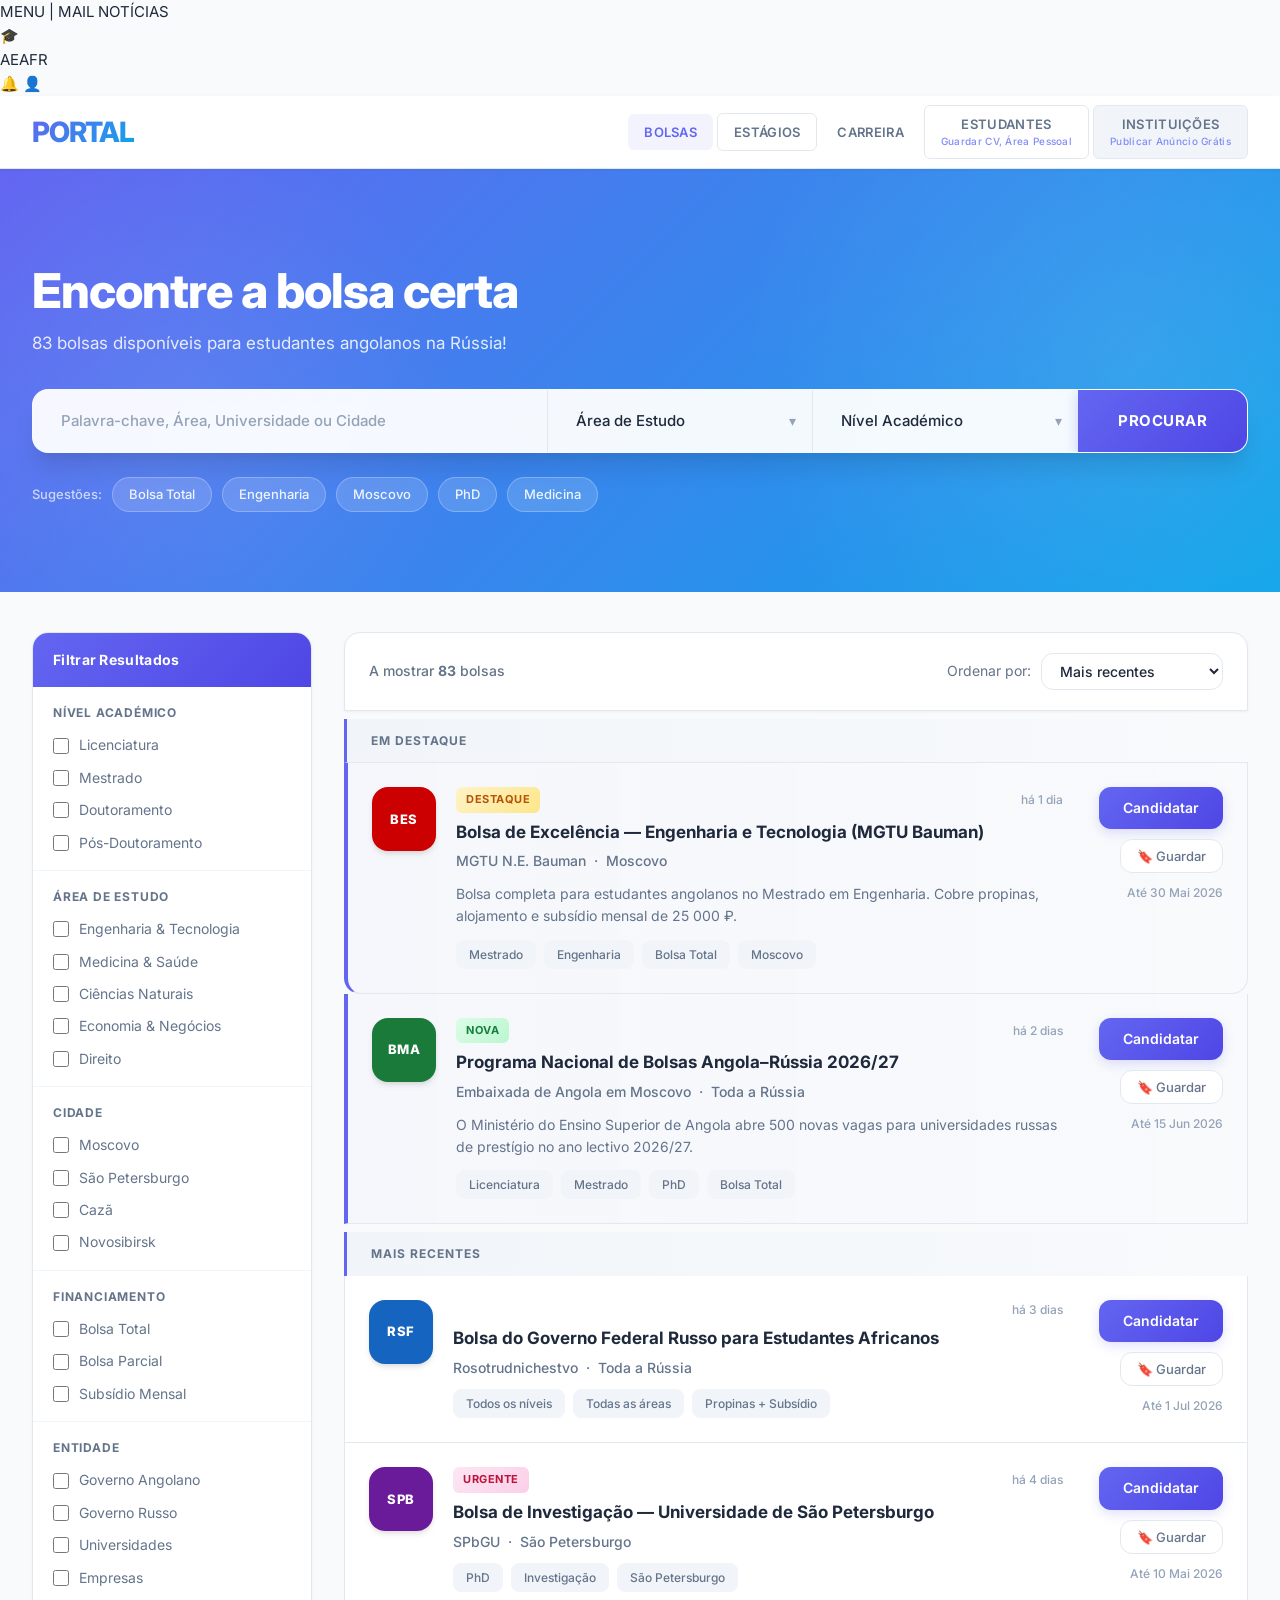
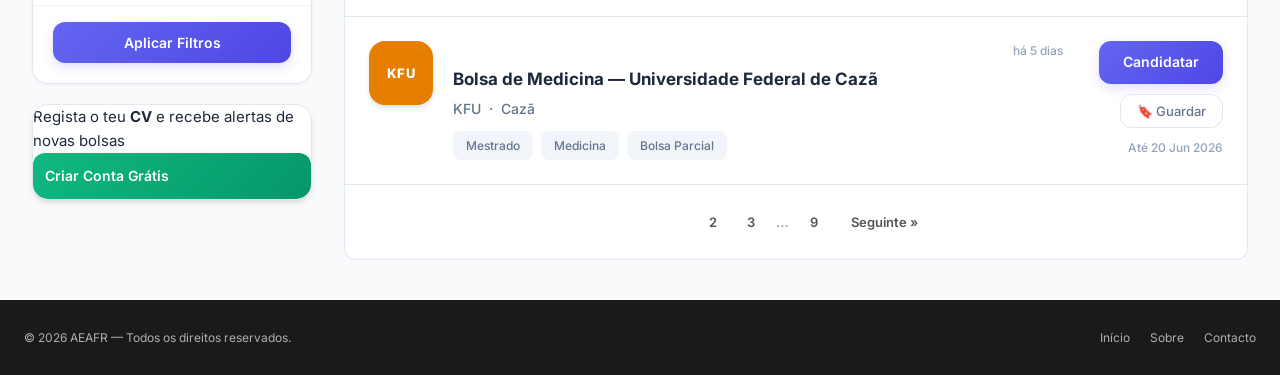
<file: bolsas.html>
<!DOCTYPE html>
<html lang="pt">
<head>
  <meta charset="UTF-8" />
  <meta name="viewport" content="width=device-width, initial-scale=1.0" />
  <title>Bolsas de Estudo — AEAFR</title>
  <link rel="stylesheet" href="css/style.css" />
  <link href="https://fonts.googleapis.com/css2?family=Inter:wght@400;500;600;700;800&display=swap" rel="stylesheet" />
</head>
<body>

  <!-- TOPBAR -->
  <div class="topbar">
    <div class="topbar-left">
      <span class="topbar-menu">MENU</span>
      <span class="topbar-sep">|</span>
      <a href="#">MAIL</a>
      <a href="#">NOTÍCIAS</a>
    </div>
    <div class="topbar-center">
      <a href="index.html" class="topbar-logo">
        <div class="topbar-logo-icon">🎓</div>
        <span class="topbar-logo-text">AEAFR</span>
      </a>
    </div>
    <div class="topbar-right">
      <a href="#">🔔</a>
      <a href="login.html">👤</a>
    </div>
  </div>

  <!-- HEADER -->
  <header class="header">
    <div class="header-inner">
      <a href="index.html" class="brand">PORTAL</a>
      <nav class="main-nav">
        <a href="index.html" class="nav-item active">BOLSAS</a>
        <a href="estagios.html" class="nav-item bordered">ESTÁGIOS</a>
        <a href="#" class="nav-item">CARREIRA</a>
        <a href="login.html" class="nav-item nav-cta">ESTUDANTES<small>Guardar CV, Área Pessoal</small></a>
        <a href="#" class="nav-item nav-cta nav-cta-alt">INSTITUIÇÕES<small>Publicar Anúncio Grátis</small></a>
      </nav>
      <button class="hamburger" id="hamburger"><span></span><span></span><span></span></button>
    </div>
    <nav class="mobile-nav" id="mobileNav">
      <a href="index.html">Bolsas</a>
      <a href="estagios.html">Estágios</a>
      <a href="login.html">Estudantes</a>
    </nav>
  </header>

  <!-- HERO -->
  <section class="hero">
    <div class="hero-inner">
      <h1 class="hero-title">Encontre a bolsa certa</h1>
      <p class="hero-sub">83 bolsas disponíveis para estudantes angolanos na Rússia!</p>
      <div class="search-bar">
        <div class="search-field search-keyword">
          <input type="text" id="searchKeyword" placeholder="Palavra-chave, Área, Universidade ou Cidade" />
        </div>
        <div class="search-field search-select">
          <select id="searchArea">
            <option value="">Área de Estudo</option>
            <option>Engenharia &amp; Tecnologia</option>
            <option>Medicina &amp; Saúde</option>
            <option>Ciências Naturais</option>
            <option>Economia &amp; Negócios</option>
            <option>Ciências Sociais &amp; Direito</option>
          </select>
          <span class="select-arrow">▾</span>
        </div>
        <div class="search-field search-select">
          <select id="searchType">
            <option value="">Nível Académico</option>
            <option>Licenciatura</option>
            <option>Mestrado</option>
            <option>Doutoramento</option>
            <option>Pós-Doutoramento</option>
          </select>
          <span class="select-arrow">▾</span>
        </div>
        <button class="btn-search" onclick="doSearch()">PROCURAR</button>
      </div>
      <div class="hero-tags">
        <span class="tag-label">Sugestões:</span>
        <a href="#" class="hero-tag">Bolsa Total</a>
        <a href="#" class="hero-tag">Engenharia</a>
        <a href="#" class="hero-tag">Moscovo</a>
        <a href="#" class="hero-tag">PhD</a>
        <a href="#" class="hero-tag">Medicina</a>
      </div>
    </div>
  </section>

  <!-- MAIN -->
  <main class="main-content">
    <div class="content-wrap">

      <!-- SIDEBAR -->
      <aside class="sidebar">
        <div class="sidebar-block">
          <h3 class="sidebar-title">Filtrar Resultados</h3>
          <div class="filter-group">
            <h4 class="filter-heading">Nível Académico</h4>
            <label class="fcheck"><input type="checkbox" /> Licenciatura</label>
            <label class="fcheck"><input type="checkbox" /> Mestrado</label>
            <label class="fcheck"><input type="checkbox" /> Doutoramento</label>
            <label class="fcheck"><input type="checkbox" /> Pós-Doutoramento</label>
          </div>
          <div class="filter-group">
            <h4 class="filter-heading">Área de Estudo</h4>
            <label class="fcheck"><input type="checkbox" /> Engenharia &amp; Tecnologia</label>
            <label class="fcheck"><input type="checkbox" /> Medicina &amp; Saúde</label>
            <label class="fcheck"><input type="checkbox" /> Ciências Naturais</label>
            <label class="fcheck"><input type="checkbox" /> Economia &amp; Negócios</label>
            <label class="fcheck"><input type="checkbox" /> Direito</label>
          </div>
          <div class="filter-group">
            <h4 class="filter-heading">Cidade</h4>
            <label class="fcheck"><input type="checkbox" /> Moscovo</label>
            <label class="fcheck"><input type="checkbox" /> São Petersburgo</label>
            <label class="fcheck"><input type="checkbox" /> Cazã</label>
            <label class="fcheck"><input type="checkbox" /> Novosibirsk</label>
          </div>
          <div class="filter-group">
            <h4 class="filter-heading">Financiamento</h4>
            <label class="fcheck"><input type="checkbox" /> Bolsa Total</label>
            <label class="fcheck"><input type="checkbox" /> Bolsa Parcial</label>
            <label class="fcheck"><input type="checkbox" /> Subsídio Mensal</label>
          </div>
          <div class="filter-group">
            <h4 class="filter-heading">Entidade</h4>
            <label class="fcheck"><input type="checkbox" /> Governo Angolano</label>
            <label class="fcheck"><input type="checkbox" /> Governo Russo</label>
            <label class="fcheck"><input type="checkbox" /> Universidades</label>
            <label class="fcheck"><input type="checkbox" /> Empresas</label>
          </div>
          <button class="btn-filter">Aplicar Filtros</button>
        </div>
        <div class="sidebar-banner">
          <p>Regista o teu <strong>CV</strong> e recebe alertas de novas bolsas</p>
          <a href="register.html" class="btn-banner">Criar Conta Grátis</a>
        </div>
      </aside>

      <!-- LISTAGEM -->
      <section class="listings">
        <div class="listings-header">
          <div class="listings-info">
            <span class="listings-count">A mostrar <strong>83</strong> bolsas</span>
          </div>
          <div class="listings-sort">
            <label>Ordenar por:</label>
            <select><option>Mais recentes</option><option>Prazo mais próximo</option><option>Relevância</option></select>
          </div>
        </div>

        <div class="listings-section-title">Em Destaque</div>

        <article class="listing-card listing-featured">
          <div class="listing-logo" style="background:#cc0000">BES</div>
          <div class="listing-body">
            <div class="listing-meta-top"><span class="listing-badge badge-destaque">Destaque</span><span class="listing-date">há 1 dia</span></div>
            <h2 class="listing-title"><a href="#">Bolsa de Excelência — Engenharia e Tecnologia (MGTU Bauman)</a></h2>
            <p class="listing-org">MGTU N.E. Bauman &nbsp;·&nbsp; Moscovo</p>
            <p class="listing-desc">Bolsa completa para estudantes angolanos no Mestrado em Engenharia. Cobre propinas, alojamento e subsídio mensal de 25 000 ₽.</p>
            <div class="listing-tags"><span class="ltag">Mestrado</span><span class="ltag">Engenharia</span><span class="ltag">Bolsa Total</span><span class="ltag">Moscovo</span></div>
          </div>
          <div class="listing-actions">
            <a href="#" class="btn-candidatar">Candidatar</a>
            <button class="btn-guardar">🔖 Guardar</button>
            <span class="listing-deadline">Até 30 Mai 2026</span>
          </div>
        </article>

        <article class="listing-card listing-featured">
          <div class="listing-logo" style="background:#1a7a3a">BMA</div>
          <div class="listing-body">
            <div class="listing-meta-top"><span class="listing-badge badge-nova">Nova</span><span class="listing-date">há 2 dias</span></div>
            <h2 class="listing-title"><a href="#">Programa Nacional de Bolsas Angola–Rússia 2026/27</a></h2>
            <p class="listing-org">Embaixada de Angola em Moscovo &nbsp;·&nbsp; Toda a Rússia</p>
            <p class="listing-desc">O Ministério do Ensino Superior de Angola abre 500 novas vagas para universidades russas de prestígio no ano lectivo 2026/27.</p>
            <div class="listing-tags"><span class="ltag">Licenciatura</span><span class="ltag">Mestrado</span><span class="ltag">PhD</span><span class="ltag">Bolsa Total</span></div>
          </div>
          <div class="listing-actions">
            <a href="#" class="btn-candidatar">Candidatar</a>
            <button class="btn-guardar">🔖 Guardar</button>
            <span class="listing-deadline">Até 15 Jun 2026</span>
          </div>
        </article>

        <div class="listings-section-title">Mais Recentes</div>

        <article class="listing-card">
          <div class="listing-logo" style="background:#1565c0">RSF</div>
          <div class="listing-body">
            <div class="listing-meta-top"><span class="listing-date">há 3 dias</span></div>
            <h2 class="listing-title"><a href="#">Bolsa do Governo Federal Russo para Estudantes Africanos</a></h2>
            <p class="listing-org">Rosotrudnichestvo &nbsp;·&nbsp; Toda a Rússia</p>
            <div class="listing-tags"><span class="ltag">Todos os níveis</span><span class="ltag">Todas as áreas</span><span class="ltag">Propinas + Subsídio</span></div>
          </div>
          <div class="listing-actions">
            <a href="#" class="btn-candidatar">Candidatar</a>
            <button class="btn-guardar">🔖 Guardar</button>
            <span class="listing-deadline">Até 1 Jul 2026</span>
          </div>
        </article>

        <article class="listing-card">
          <div class="listing-logo" style="background:#6a1b9a">SPB</div>
          <div class="listing-body">
            <div class="listing-meta-top"><span class="listing-badge badge-urgente">Urgente</span><span class="listing-date">há 4 dias</span></div>
            <h2 class="listing-title"><a href="#">Bolsa de Investigação — Universidade de São Petersburgo</a></h2>
            <p class="listing-org">SPbGU &nbsp;·&nbsp; São Petersburgo</p>
            <div class="listing-tags"><span class="ltag">PhD</span><span class="ltag">Investigação</span><span class="ltag">São Petersburgo</span></div>
          </div>
          <div class="listing-actions">
            <a href="#" class="btn-candidatar">Candidatar</a>
            <button class="btn-guardar">🔖 Guardar</button>
            <span class="listing-deadline">Até 10 Mai 2026</span>
          </div>
        </article>

        <article class="listing-card">
          <div class="listing-logo" style="background:#e67e00">KFU</div>
          <div class="listing-body">
            <div class="listing-meta-top"><span class="listing-date">há 5 dias</span></div>
            <h2 class="listing-title"><a href="#">Bolsa de Medicina — Universidade Federal de Cazã</a></h2>
            <p class="listing-org">KFU &nbsp;·&nbsp; Cazã</p>
            <div class="listing-tags"><span class="ltag">Mestrado</span><span class="ltag">Medicina</span><span class="ltag">Bolsa Parcial</span></div>
          </div>
          <div class="listing-actions">
            <a href="#" class="btn-candidatar">Candidatar</a>
            <button class="btn-guardar">🔖 Guardar</button>
            <span class="listing-deadline">Até 20 Jun 2026</span>
          </div>
        </article>

        <div class="pagination">
          <button class="pag-btn active">1</button>
          <button class="pag-btn">2</button>
          <button class="pag-btn">3</button>
          <span class="pag-ellipsis">…</span>
          <button class="pag-btn">9</button>
          <button class="pag-btn pag-next">Seguinte »</button>
        </div>
      </section>
    </div>
  </main>

  <footer class="footer">
    <div class="footer-bottom">
      <div class="footer-inner" style="display:flex;align-items:center;justify-content:space-between;padding:14px 0">
        <span>© 2026 AEAFR — Todos os direitos reservados.</span>
        <div class="footer-links"><a href="index.html">Início</a><a href="#">Sobre</a><a href="#">Contacto</a></div>
      </div>
    </div>
  </footer>

  <button class="back-top" id="backTop" onclick="window.scrollTo({top:0,behavior:'smooth'})">↑</button>
  <script src="js/main.js"></script>
</body>
</html>
</file>
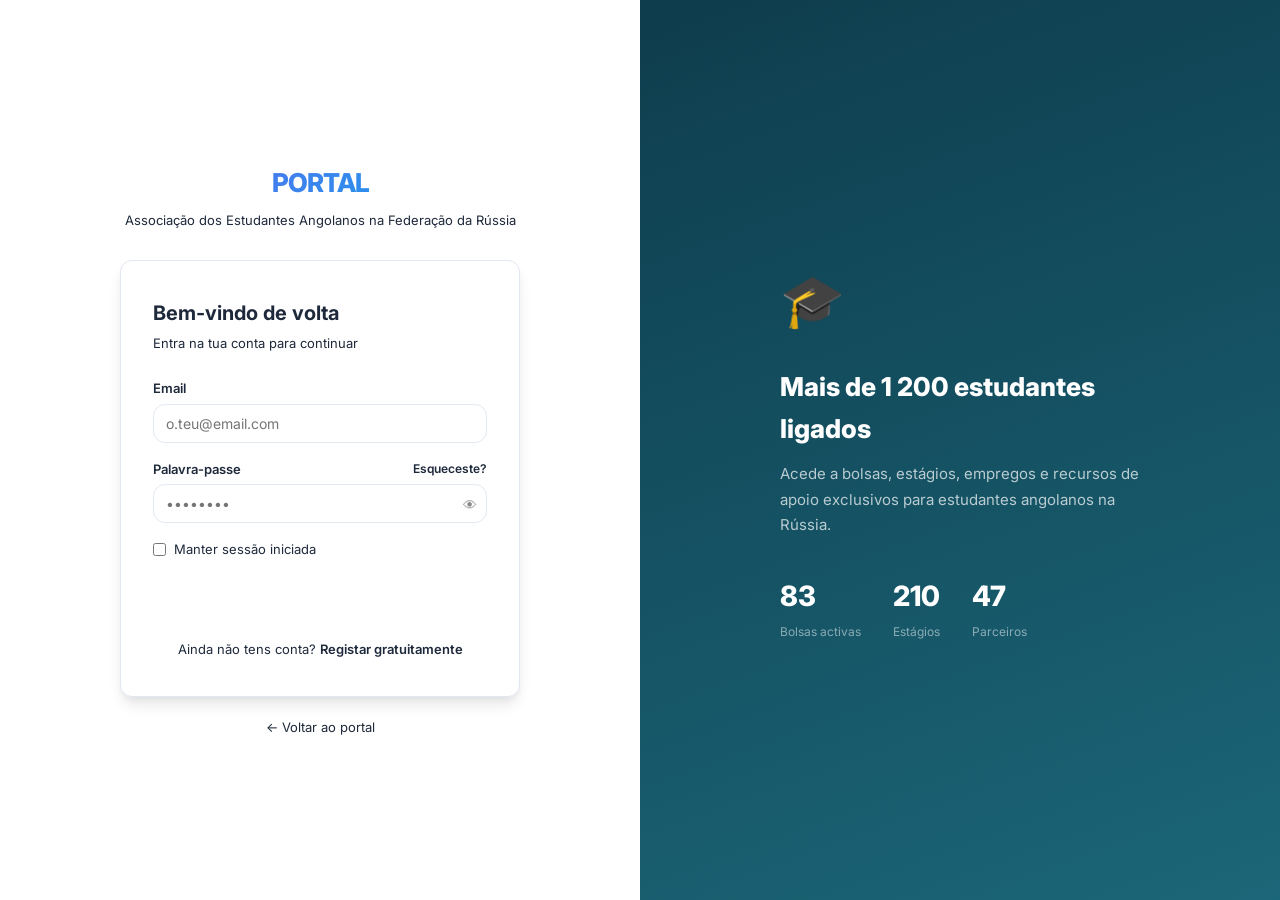
<file: login.html>
<!DOCTYPE html>
<html lang="pt">
<head>
  <meta charset="UTF-8" />
  <meta name="viewport" content="width=device-width, initial-scale=1.0" />
  <title>Entrar — AEAFR</title>
  <link rel="stylesheet" href="css/style.css" />
  <link href="https://fonts.googleapis.com/css2?family=Inter:wght@400;500;600;700;800&display=swap" rel="stylesheet" />
  <style>
    body { display: grid; grid-template-columns: 1fr 1fr; min-height: 100vh; background: var(--grey-bg); }
    .auth-panel { display: flex; flex-direction: column; align-items: center; justify-content: center; padding: 48px 32px; }
    .auth-card { background: #fff; border: 1px solid var(--border); border-radius: var(--radius); padding: 36px 32px; width: 100%; max-width: 400px; box-shadow: var(--shadow-md); }
    .auth-brand { text-align: center; margin-bottom: 28px; }
    .auth-brand .brand { display: block; font-size: 26px; font-weight: 800; color: var(--green-dark); margin-bottom: 4px; }
    .auth-brand small { color: var(--text-light); font-size: 13px; }
    .auth-title { font-size: 20px; font-weight: 700; margin-bottom: 4px; }
    .auth-sub { font-size: 13px; color: var(--text-light); margin-bottom: 24px; }
    .form-group { display: flex; flex-direction: column; gap: 5px; margin-bottom: 16px; }
    .form-group label { font-size: 13px; font-weight: 600; display: flex; justify-content: space-between; }
    .form-group input { padding: 10px 12px; border: 1px solid var(--border); border-radius: var(--radius); font-size: 14px; outline: none; transition: border-color .18s; }
    .form-group input:focus { border-color: var(--teal); }
    .inp-wrap { position: relative; }
    .inp-wrap input { width: 100%; padding-right: 40px; }
    .toggle-pw { position: absolute; right: 10px; top: 50%; transform: translateY(-50%); background: none; border: none; cursor: pointer; font-size: 14px; color: #888; }
    .form-check { display: flex; align-items: center; gap: 8px; font-size: 13px; color: var(--text-light); margin-bottom: 20px; cursor: pointer; }
    .form-check input { accent-color: var(--teal); }
    .btn-submit { width: 100%; padding: 12px; background: var(--teal); color: #fff; border: none; border-radius: var(--radius); font-weight: 700; font-size: 14px; cursor: pointer; transition: background .18s; }
    .btn-submit:hover { background: var(--teal-dark); }
    .btn-submit:disabled { opacity: .6; cursor: not-allowed; }
    .form-link { color: var(--teal); font-weight: 600; }
    .form-link-sm { font-size: 12px; color: var(--text-light); }
    .form-link-sm:hover { color: var(--teal); }
    .auth-footer { text-align: center; margin-top: 18px; font-size: 13px; color: var(--text-light); }
    .auth-back { display: block; text-align: center; margin-top: 20px; font-size: 13px; color: var(--text-light); transition: color .18s; }
    .auth-back:hover { color: var(--teal); }
    .visual-panel { background: linear-gradient(160deg, #0e3d4d 0%, #1b6678 100%); display: flex; align-items: center; justify-content: center; padding: 60px 48px; position: sticky; top: 0; height: 100vh; }
    .visual-content { max-width: 360px; color: #fff; }
    .visual-icon { font-size: 52px; margin-bottom: 24px; }
    .visual-content h3 { font-size: 26px; font-weight: 800; margin-bottom: 12px; }
    .visual-content p { color: rgba(255,255,255,.7); font-size: 15px; line-height: 1.7; }
    .visual-stats { display: flex; gap: 32px; margin-top: 36px; }
    .vs { display: flex; flex-direction: column; gap: 3px; }
    .vs strong { font-size: 28px; font-weight: 800; color: var(--green); }
    .vs small { font-size: 12px; color: rgba(255,255,255,.5); }
    @media (max-width: 800px) { body { grid-template-columns: 1fr; } .visual-panel { display: none; } }
  </style>
</head>
<body>

  <div class="auth-panel">
    <div class="auth-brand">
      <a href="index.html" class="brand">PORTAL</a>
      <small>Associação dos Estudantes Angolanos na Federação da Rússia</small>
    </div>

    <div class="auth-card">
      <h2 class="auth-title">Bem-vindo de volta</h2>
      <p class="auth-sub">Entra na tua conta para continuar</p>

      <form onsubmit="handleLogin(event)">
        <div class="form-group">
          <label for="email">Email</label>
          <input type="email" id="email" placeholder="o.teu@email.com" required />
        </div>
        <div class="form-group">
          <label for="password">Palavra-passe <a href="#" class="form-link-sm">Esqueceste?</a></label>
          <div class="inp-wrap">
            <input type="password" id="password" placeholder="••••••••" required />
            <button type="button" class="toggle-pw" onclick="document.getElementById('password').type = document.getElementById('password').type === 'password' ? 'text' : 'password'">👁</button>
          </div>
        </div>
        <label class="form-check">
          <input type="checkbox" /> Manter sessão iniciada
        </label>
        <button type="submit" class="btn-submit" id="btnLogin">Entrar</button>
      </form>

      <div class="auth-footer">
        Ainda não tens conta? <a href="register.html" class="form-link">Registar gratuitamente</a>
      </div>
    </div>

    <a href="index.html" class="auth-back">← Voltar ao portal</a>
  </div>

  <div class="visual-panel">
    <div class="visual-content">
      <div class="visual-icon">🎓</div>
      <h3>Mais de 1 200 estudantes ligados</h3>
      <p>Acede a bolsas, estágios, empregos e recursos de apoio exclusivos para estudantes angolanos na Rússia.</p>
      <div class="visual-stats">
        <div class="vs"><strong>83</strong><small>Bolsas activas</small></div>
        <div class="vs"><strong>210</strong><small>Estágios</small></div>
        <div class="vs"><strong>47</strong><small>Parceiros</small></div>
      </div>
    </div>
  </div>

  <script>
    function handleLogin(e) {
      e.preventDefault();
      const btn = document.getElementById('btnLogin');
      btn.textContent = 'A verificar...'; btn.disabled = true;
      setTimeout(() => { btn.textContent = 'Entrar'; btn.disabled = false; alert('Demo: autenticação não implementada neste protótipo.'); }, 1200);
    }
  </script>
</body>
</html>
</file>
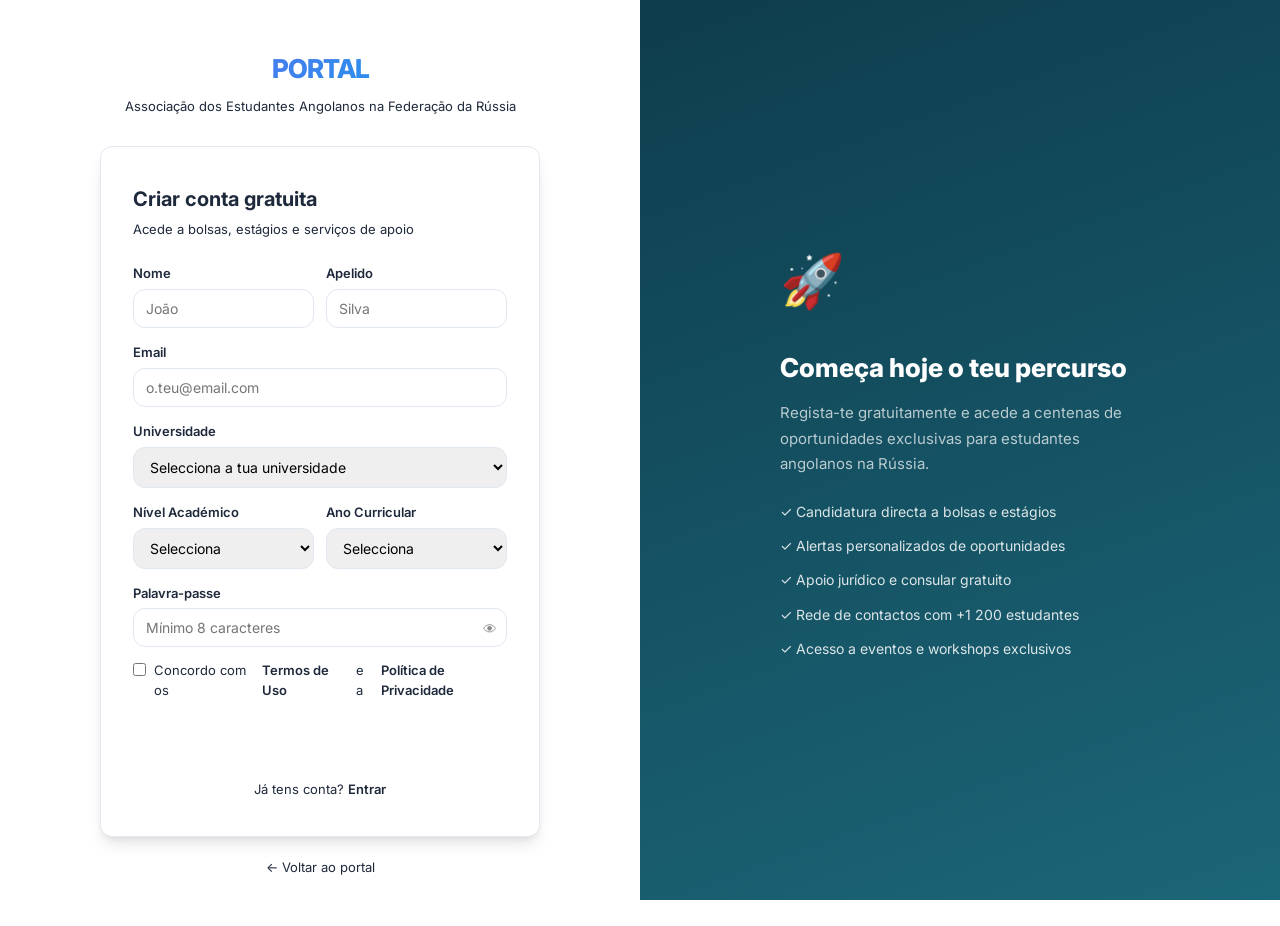
<file: register.html>
<!DOCTYPE html>
<html lang="pt">
<head>
  <meta charset="UTF-8" />
  <meta name="viewport" content="width=device-width, initial-scale=1.0" />
  <title>Registar — AEAFR</title>
  <link rel="stylesheet" href="css/style.css" />
  <link href="https://fonts.googleapis.com/css2?family=Inter:wght@400;500;600;700;800&display=swap" rel="stylesheet" />
  <style>
    body { display: grid; grid-template-columns: 1fr 1fr; min-height: 100vh; background: var(--grey-bg); }
    .auth-panel { display: flex; flex-direction: column; align-items: center; justify-content: center; padding: 48px 32px; }
    .auth-card { background: #fff; border: 1px solid var(--border); border-radius: var(--radius); padding: 36px 32px; width: 100%; max-width: 440px; box-shadow: var(--shadow-md); }
    .auth-brand { text-align: center; margin-bottom: 28px; }
    .auth-brand .brand { display: block; font-size: 26px; font-weight: 800; color: var(--green-dark); margin-bottom: 4px; }
    .auth-brand small { color: var(--text-light); font-size: 13px; }
    .auth-title { font-size: 20px; font-weight: 700; margin-bottom: 4px; }
    .auth-sub { font-size: 13px; color: var(--text-light); margin-bottom: 24px; }
    .form-row { display: grid; grid-template-columns: 1fr 1fr; gap: 12px; }
    .form-group { display: flex; flex-direction: column; gap: 5px; margin-bottom: 14px; }
    .form-group label { font-size: 13px; font-weight: 600; }
    .form-group input, .form-group select { padding: 10px 12px; border: 1px solid var(--border); border-radius: var(--radius); font-size: 14px; outline: none; transition: border-color .18s; width: 100%; }
    .form-group input:focus, .form-group select:focus { border-color: var(--teal); }
    .inp-wrap { position: relative; }
    .inp-wrap input { padding-right: 40px; }
    .toggle-pw { position: absolute; right: 10px; top: 50%; transform: translateY(-50%); background: none; border: none; cursor: pointer; font-size: 14px; color: #888; }
    .form-check { display: flex; align-items: flex-start; gap: 8px; font-size: 13px; color: var(--text-light); margin-bottom: 20px; cursor: pointer; line-height: 1.5; }
    .form-check input { accent-color: var(--teal); margin-top: 2px; flex-shrink: 0; }
    .btn-submit { width: 100%; padding: 12px; background: var(--teal); color: #fff; border: none; border-radius: var(--radius); font-weight: 700; font-size: 14px; cursor: pointer; transition: background .18s; }
    .btn-submit:hover { background: var(--teal-dark); }
    .btn-submit:disabled { opacity: .6; cursor: not-allowed; }
    .form-link { color: var(--teal); font-weight: 600; }
    .auth-footer { text-align: center; margin-top: 18px; font-size: 13px; color: var(--text-light); }
    .auth-back { display: block; text-align: center; margin-top: 20px; font-size: 13px; color: var(--text-light); transition: color .18s; }
    .auth-back:hover { color: var(--teal); }
    .visual-panel { background: linear-gradient(160deg, #0e3d4d 0%, #1b6678 100%); display: flex; align-items: center; justify-content: center; padding: 60px 48px; position: sticky; top: 0; height: 100vh; }
    .visual-content { max-width: 360px; color: #fff; }
    .visual-icon { font-size: 52px; margin-bottom: 24px; }
    .visual-content h3 { font-size: 26px; font-weight: 800; margin-bottom: 12px; }
    .visual-content p { color: rgba(255,255,255,.7); font-size: 15px; line-height: 1.7; margin-bottom: 24px; }
    .benefits { display: flex; flex-direction: column; gap: 12px; }
    .benefits li { font-size: 14px; color: rgba(255,255,255,.85); display: flex; gap: 10px; align-items: flex-start; }
    @media (max-width: 800px) { body { grid-template-columns: 1fr; } .visual-panel { display: none; } .form-row { grid-template-columns: 1fr; } }
  </style>
</head>
<body>

  <div class="auth-panel">
    <div class="auth-brand">
      <a href="index.html" class="brand">PORTAL</a>
      <small>Associação dos Estudantes Angolanos na Federação da Rússia</small>
    </div>

    <div class="auth-card">
      <h2 class="auth-title">Criar conta gratuita</h2>
      <p class="auth-sub">Acede a bolsas, estágios e serviços de apoio</p>

      <form onsubmit="handleRegister(event)">
        <div class="form-row">
          <div class="form-group">
            <label>Nome</label>
            <input type="text" placeholder="João" required />
          </div>
          <div class="form-group">
            <label>Apelido</label>
            <input type="text" placeholder="Silva" required />
          </div>
        </div>

        <div class="form-group">
          <label>Email</label>
          <input type="email" placeholder="o.teu@email.com" required />
        </div>

        <div class="form-group">
          <label>Universidade</label>
          <select required>
            <option value="">Selecciona a tua universidade</option>
            <option>MGTU N.E. Bauman — Moscovo</option>
            <option>MGU Lomonosov — Moscovo</option>
            <option>RUDN — Moscovo</option>
            <option>SPbGU — São Petersburgo</option>
            <option>KFU — Cazã</option>
            <option>UrFU — Ecaterimburgo</option>
            <option>NSU — Novosibirsk</option>
            <option>Outra</option>
          </select>
        </div>

        <div class="form-row">
          <div class="form-group">
            <label>Nível Académico</label>
            <select required>
              <option value="">Selecciona</option>
              <option>Licenciatura</option>
              <option>Mestrado</option>
              <option>Doutoramento</option>
            </select>
          </div>
          <div class="form-group">
            <label>Ano Curricular</label>
            <select>
              <option value="">Selecciona</option>
              <option>1.º Ano</option>
              <option>2.º Ano</option>
              <option>3.º Ano</option>
              <option>4.º Ano</option>
              <option>5.º Ano</option>
              <option>6.º Ano</option>
            </select>
          </div>
        </div>

        <div class="form-group">
          <label>Palavra-passe</label>
          <div class="inp-wrap">
            <input type="password" id="regPw" placeholder="Mínimo 8 caracteres" required minlength="8" />
            <button type="button" class="toggle-pw" onclick="var p=document.getElementById('regPw');p.type=p.type==='password'?'text':'password'">👁</button>
          </div>
        </div>

        <label class="form-check">
          <input type="checkbox" required />
          Concordo com os <a href="#" class="form-link">Termos de Uso</a> e a <a href="#" class="form-link">Política de Privacidade</a>
        </label>

        <button type="submit" class="btn-submit" id="btnReg">Criar Conta Gratuita</button>
      </form>

      <div class="auth-footer">
        Já tens conta? <a href="login.html" class="form-link">Entrar</a>
      </div>
    </div>

    <a href="index.html" class="auth-back">← Voltar ao portal</a>
  </div>

  <div class="visual-panel">
    <div class="visual-content">
      <div class="visual-icon">🚀</div>
      <h3>Começa hoje o teu percurso</h3>
      <p>Regista-te gratuitamente e acede a centenas de oportunidades exclusivas para estudantes angolanos na Rússia.</p>
      <ul class="benefits">
        <li>✓ Candidatura directa a bolsas e estágios</li>
        <li>✓ Alertas personalizados de oportunidades</li>
        <li>✓ Apoio jurídico e consular gratuito</li>
        <li>✓ Rede de contactos com +1 200 estudantes</li>
        <li>✓ Acesso a eventos e workshops exclusivos</li>
      </ul>
    </div>
  </div>

  <script>
    function handleRegister(e) {
      e.preventDefault();
      const btn = document.getElementById('btnReg');
      btn.textContent = 'A criar conta...'; btn.disabled = true;
      setTimeout(() => { btn.textContent = 'Criar Conta Gratuita'; btn.disabled = false; alert('Demo: registo não implementado neste protótipo.'); }, 1400);
    }
  </script>
</body>
</html>
</file>
<file: css/style.css>
/* ===== RESET & BASE ===== */
*, *::before, *::after { box-sizing: border-box; margin: 0; padding: 0; }

:root {
  /* Nova paleta de cores - Moderno & Clean */
  --primary: #6366f1;
  --primary-dark: #4f46e5;
  --primary-light: #818cf8;
  --secondary: #0ea5e9;
  --accent: #f59e0b;
  --success: #10b981;
  
  --bg-body: #f8fafc;
  --bg-card: #ffffff;
  --bg-subtle: #f1f5f9;
  
  --text-primary: #1e293b;
  --text-secondary: #64748b;
  --text-muted: #94a3b8;
  
  --border: #e2e8f0;
  --border-light: #f1f5f9;
  
  --shadow-sm: 0 1px 3px rgba(0,0,0,0.05);
  --shadow: 0 4px 6px -1px rgba(0,0,0,0.1), 0 2px 4px -1px rgba(0,0,0,0.06);
  --shadow-md: 0 10px 15px -3px rgba(0,0,0,0.1), 0 4px 6px -2px rgba(0,0,0,0.05);
  --shadow-lg: 0 20px 25px -5px rgba(0,0,0,0.1), 0 10px 10px -5px rgba(0,0,0,0.04);
  
  --radius-sm: 6px;
  --radius: 12px;
  --radius-lg: 16px;
  --radius-xl: 24px;
  
  --header-h: 72px;
}

html { scroll-behavior: smooth; }
body { 
  font-family: 'Inter', -apple-system, BlinkMacSystemFont, 'Segoe UI', sans-serif; 
  background: var(--bg-body); 
  color: var(--text-primary); 
  font-size: 15px; 
  line-height: 1.6;
  -webkit-font-smoothing: antialiased;
  -moz-osx-font-smoothing: grayscale;
}
a { color: inherit; text-decoration: none; transition: color 0.2s; }
ul { list-style: none; }
img { display: block; max-width: 100%; }
input, select, button { font-family: inherit; font-size: inherit; }

/* ===== HEADER MODERNO ===== */
.header {
  background: rgba(255, 255, 255, 0.98);
  backdrop-filter: blur(10px);
  border-bottom: 1px solid var(--border);
  position: sticky;
  top: 0;
  z-index: 100;
  box-shadow: var(--shadow-sm);
}
.header-inner {
  max-width: 1280px;
  margin: 0 auto;
  padding: 0 32px;
  height: var(--header-h);
  display: flex;
  align-items: center;
  gap: 16px;
}
.brand {
  font-size: 28px;
  font-weight: 800;
  background: linear-gradient(135deg, var(--primary) 0%, var(--secondary) 100%);
  -webkit-background-clip: text;
  -webkit-text-fill-color: transparent;
  background-clip: text;
  letter-spacing: -1px;
  flex-shrink: 0;
}
.main-nav { display: flex; align-items: center; gap: 4px; margin-left: auto; }
.nav-item {
  display: flex;
  flex-direction: column;
  align-items: center;
  justify-content: center;
  padding: 10px 16px;
  font-size: 13px;
  font-weight: 600;
  color: var(--text-secondary);
  letter-spacing: 0.3px;
  border-radius: var(--radius-sm);
  transition: all 0.2s;
  text-align: center;
  line-height: 1.3;
  white-space: nowrap;
}
.nav-item small { font-size: 10px; font-weight: 500; color: var(--text-muted); margin-top: 2px; }
.nav-item:hover { color: var(--primary); background: var(--bg-subtle); }
.nav-item.active { color: var(--primary); background: rgba(99, 102, 241, 0.08); }
.nav-item.bordered { border: 1.5px solid var(--border); }
.nav-item.bordered:hover { border-color: var(--primary); }
.nav-cta { border: 1.5px solid var(--border); min-width: 120px; }
.nav-cta:hover { border-color: var(--primary); color: var(--primary); background: rgba(99, 102, 241, 0.04); }
.nav-cta small { color: var(--primary-light); }
.nav-cta-alt { background: var(--bg-subtle); }

.hamburger { display: none; flex-direction: column; gap: 5px; background: none; border: none; cursor: pointer; padding: 8px; margin-left: auto; border-radius: var(--radius-sm); transition: background 0.2s; }
.hamburger:hover { background: var(--bg-subtle); }
.hamburger span { width: 24px; height: 2.5px; background: var(--text-primary); border-radius: 2px; display: block; transition: all 0.2s; }
.mobile-nav { display: none; flex-direction: column; background: var(--bg-card); border-top: 1px solid var(--border); }
.mobile-nav a { padding: 16px 32px; font-weight: 600; font-size: 15px; border-bottom: 1px solid var(--border-light); color: var(--text-secondary); }
.mobile-nav a:hover { background: var(--bg-subtle); color: var(--primary); }
.mobile-nav.open { display: flex; }

/* ===== HERO MODERNO ===== */
.hero {
  position: relative;
  background: linear-gradient(135deg, var(--primary) 0%, var(--secondary) 100%);
  padding: 96px 32px 80px;
  overflow: hidden;
}
.hero::before {
  content: '';
  position: absolute;
  top: -50%;
  right: -20%;
  width: 800px;
  height: 800px;
  background: radial-gradient(circle, rgba(255,255,255,0.1) 0%, transparent 70%);
  border-radius: 50%;
  pointer-events: none;
}
.hero::after {
  content: '';
  position: absolute;
  bottom: -30%;
  left: -10%;
  width: 600px;
  height: 600px;
  background: radial-gradient(circle, rgba(255,255,255,0.08) 0%, transparent 70%);
  border-radius: 50%;
  pointer-events: none;
}
.hero-inner {
  position: relative;
  z-index: 1;
  max-width: 1280px;
  margin: 0 auto;
}
.hero-title { 
  font-size: clamp(28px, 4vw, 48px); 
  font-weight: 800; 
  color: #fff; 
  margin-bottom: 12px;
  letter-spacing: -1px;
  line-height: 1.1;
}
.hero-sub { 
  font-size: 17px; 
  color: rgba(255,255,255,0.85); 
  margin-bottom: 32px;
  max-width: 600px;
  font-weight: 400;
}

/* SEARCH BAR MODERNA */
.search-bar {
  display: flex;
  align-items: stretch;
  background: rgba(255, 255, 255, 0.95);
  backdrop-filter: blur(10px);
  border-radius: var(--radius-lg);
  overflow: hidden;
  box-shadow: var(--shadow-lg);
  height: 64px;
  border: 1px solid rgba(255,255,255,0.3);
}
.search-field {
  display: flex;
  align-items: center;
  flex: 1;
  border-right: 1px solid var(--border);
  position: relative;
  padding: 0 8px;
}
.search-field:last-of-type { border-right: none; }
.search-keyword { flex: 2; }
.search-field input {
  width: 100%; height: 100%;
  border: none; outline: none;
  padding: 0 20px;
  font-size: 15px; color: var(--text-primary);
  background: transparent;
  font-weight: 500;
}
.search-field input::placeholder { color: var(--text-muted); }
.search-field select {
  width: 100%; height: 100%;
  border: none; outline: none;
  padding: 0 40px 0 20px;
  font-size: 15px; color: var(--text-primary);
  background: transparent;
  appearance: none; cursor: pointer;
  font-weight: 500;
}
.select-arrow { position: absolute; right: 16px; color: var(--text-muted); pointer-events: none; font-size: 14px; }
.btn-search {
  background: linear-gradient(135deg, var(--primary) 0%, var(--primary-dark) 100%);
  color: #fff; border: none;
  padding: 0 40px;
  font-size: 15px; font-weight: 700; letter-spacing: 0.5px;
  cursor: pointer; transition: all 0.3s;
  white-space: nowrap; flex-shrink: 0;
  box-shadow: 0 4px 12px rgba(99, 102, 241, 0.3);
}
.btn-search:hover { 
  transform: translateY(-2px);
  box-shadow: 0 6px 20px rgba(99, 102, 241, 0.4);
}

.hero-tags { margin-top: 24px; display: flex; align-items: center; flex-wrap: wrap; gap: 10px; }
.tag-label { font-size: 13px; color: rgba(255,255,255,0.7); font-weight: 500; }
.hero-tag {
  font-size: 13px; color: rgba(255,255,255,0.9);
  background: rgba(255,255,255,0.15);
  border: 1px solid rgba(255,255,255,0.25);
  padding: 6px 16px; border-radius: 24px;
  transition: all 0.2s;
  font-weight: 500;
  backdrop-filter: blur(4px);
}
.hero-tag:hover { 
  background: rgba(255,255,255,0.25); 
  color: #fff;
  transform: translateY(-2px);
  border-color: rgba(255,255,255,0.4);
}

/* ===== MAIN LAYOUT ===== */
.main-content { max-width: 1280px; margin: 0 auto; padding: 0 32px; }
.content-wrap {
  display: grid;
  grid-template-columns: 280px 1fr;
  gap: 32px;
  padding: 40px 0;
  align-items: start;
}

/* ===== SIDEBAR MODERNA ===== */
.sidebar { display: flex; flex-direction: column; gap: 20px; position: sticky; top: calc(var(--header-h) + 24px); }
.sidebar-block {
  background: var(--bg-card);
  border: 1px solid var(--border);
  border-radius: var(--radius-lg);
  overflow: hidden;
  box-shadow: var(--shadow-sm);
}
.sidebar-title {
  background: linear-gradient(135deg, var(--primary) 0%, var(--primary-dark) 100%);
  color: #fff;
  font-size: 14px; font-weight: 700;
  padding: 16px 20px; 
  letter-spacing: 0.3px;
}
.filter-group { padding: 16px 20px; border-bottom: 1px solid var(--border-light); }
.filter-heading { 
  font-size: 12px; 
  font-weight: 700; 
  text-transform: uppercase; 
  letter-spacing: 0.8px; 
  color: var(--text-secondary); 
  margin-bottom: 12px; 
}
.fcheck { 
  display: flex; 
  align-items: center; 
  gap: 10px; 
  font-size: 14px; 
  color: var(--text-secondary); 
  margin-bottom: 10px; 
  cursor: pointer;
  transition: color 0.2s;
}
.fcheck:hover { color: var(--primary); }
.fcheck:last-child { margin-bottom: 0; }
.fcheck input { accent-color: var(--primary); flex-shrink: 0; width: 16px; height: 16px; }
.fcount { color: var(--text-muted); font-size: 12px; margin-left: auto; }
.btn-filter {
  display: block; width: calc(100% - 40px);
  margin: 16px 20px 20px;
  padding: 12px;
  background: linear-gradient(135deg, var(--primary) 0%, var(--primary-dark) 100%);
  color: #fff;
  border: none; border-radius: var(--radius);
  font-weight: 600; font-size: 14px;
  cursor: pointer; transition: all 0.3s;
  box-shadow: 0 4px 12px rgba(99, 102, 241, 0.2);
}
.btn-filter:hover { 
  transform: translateY(-2px);
  box-shadow: 0 6px 16px rgba(99, 102, 241, 0.3);
}

.sidebar-banner {
  background: var(--bg-card);
  border: 1px solid var(--border);
  border-radius: var(--radius-lg);
  overflow: hidden;
  box-shadow: var(--shadow);
}
.banner-img { width: 100%; height: 140px; object-fit: cover; display: block; }
.sidebar-banner-body { padding: 20px; text-align: center; }
.sidebar-banner-body p { font-size: 14px; color: var(--text-secondary); margin-bottom: 14px; line-height: 1.6; }
.btn-banner {
  display: block; 
  background: linear-gradient(135deg, var(--success) 0%, #059669 100%);
  color: #fff;
  padding: 12px; border-radius: var(--radius);
  font-weight: 600; font-size: 14px;
  transition: all 0.3s;
  box-shadow: 0 4px 12px rgba(16, 185, 129, 0.2);
}
.btn-banner:hover { 
  transform: translateY(-2px);
  box-shadow: 0 6px 16px rgba(16, 185, 129, 0.3);
}

/* ===== LISTINGS MODERNOS ===== */
.listings { display: flex; flex-direction: column; }
.listings-header {
  display: flex; align-items: center; justify-content: space-between;
  background: var(--bg-card);
  border: 1px solid var(--border);
  border-radius: var(--radius-lg) var(--radius-lg) 0 0;
  padding: 20px 24px;
  gap: 16px; flex-wrap: wrap;
  box-shadow: var(--shadow-sm);
}
.listings-info { display: flex; align-items: center; gap: 16px; }
.listings-count { font-size: 14px; color: var(--text-secondary); font-weight: 500; }
.view-tabs { display: flex; gap: 6px; }
.view-tab {
  width: 36px; height: 36px;
  background: var(--bg-subtle); border: 1px solid var(--border);
  border-radius: var(--radius); cursor: pointer;
  font-size: 16px; color: var(--text-muted); transition: all 0.2s;
  display: grid; place-items: center;
}
.view-tab.active, .view-tab:hover { 
  background: var(--primary); 
  color: #fff; 
  border-color: var(--primary);
  box-shadow: 0 4px 12px rgba(99, 102, 241, 0.2);
}
.listings-sort { display: flex; align-items: center; gap: 10px; font-size: 14px; color: var(--text-secondary); }
.listings-sort select { 
  border: 1px solid var(--border); 
  padding: 8px 14px; 
  border-radius: var(--radius); 
  font-size: 14px; 
  outline: none; 
  cursor: pointer;
  background: var(--bg-card);
  color: var(--text-primary);
  font-weight: 500;
  transition: border-color 0.2s;
}
.listings-sort select:hover { border-color: var(--primary); }

.listings-section-title {
  background: linear-gradient(90deg, var(--bg-subtle) 0%, transparent 100%);
  padding: 12px 24px;
  font-size: 12px; font-weight: 700;
  text-transform: uppercase; letter-spacing: 1px; color: var(--text-secondary);
  border-left: 3px solid var(--primary);
  margin-top: 8px;
}

/* LISTING CARD MODERNO */
.listing-card {
  display: flex; align-items: flex-start; gap: 20px;
  background: var(--bg-card);
  border: 1px solid var(--border); border-top: none;
  padding: 24px;
  transition: all 0.3s;
  position: relative;
  overflow: hidden;
}
.listing-card:first-of-type { border-top: 1px solid var(--border); border-radius: 0 0 var(--radius-lg) var(--radius-lg); }
.listing-card:hover { 
  background: #fafcff; 
  box-shadow: var(--shadow-md);
  transform: translateY(-2px);
  border-color: var(--primary-light);
}
.listing-featured { 
  border-left: 4px solid var(--primary);
  background: linear-gradient(90deg, rgba(99, 102, 241, 0.02) 0%, transparent 100%);
}

.listing-logo {
  width: 64px; height: 64px; flex-shrink: 0;
  border-radius: var(--radius-lg);
  display: grid; place-items: center;
  color: #fff; font-size: 13px; font-weight: 800; letter-spacing: 0.5px;
  box-shadow: var(--shadow);
}
.bg-red    { background: linear-gradient(135deg, #ef4444 0%, #dc2626 100%); }
.bg-green  { background: linear-gradient(135deg, #22c55e 0%, #16a34a 100%); }
.bg-blue   { background: linear-gradient(135deg, #3b82f6 0%, #2563eb 100%); }
.bg-purple { background: linear-gradient(135deg, #a855f7 0%, #9333ea 100%); }
.bg-orange { background: linear-gradient(135deg, #f97316 0%, #ea580c 100%); }
.bg-teal   { background: linear-gradient(135deg, var(--primary) 0%, var(--secondary) 100%); }

.listing-body { flex: 1; min-width: 0; }
.listing-meta-top { display: flex; align-items: center; gap: 10px; margin-bottom: 8px; }
.listing-badge { 
  font-size: 11px; 
  font-weight: 700; 
  padding: 4px 10px; 
  border-radius: 6px;
  text-transform: uppercase;
  letter-spacing: 0.5px;
}
.badge-destaque { background: linear-gradient(135deg, #fef3c7 0%, #fde68a 100%); color: #b45309; }
.badge-nova     { background: linear-gradient(135deg, #dcfce7 0%, #bbf7d0 100%); color: #15803d; }
.badge-urgente  { background: linear-gradient(135deg, #fce7f3 0%, #fbcfe8 100%); color: #be123c; }
.listing-date { font-size: 12px; color: var(--text-muted); margin-left: auto; font-weight: 500; }
.listing-title { 
  font-size: 17px; 
  font-weight: 700; 
  margin-bottom: 6px; 
  line-height: 1.4;
  color: var(--text-primary);
}
.listing-title a:hover { color: var(--primary); }
.listing-org { 
  font-size: 14px; 
  color: var(--text-secondary); 
  margin-bottom: 10px;
  font-weight: 500;
}
.listing-desc { 
  font-size: 14px; 
  color: var(--text-secondary); 
  margin-bottom: 12px; 
  line-height: 1.6;
}
.listing-tags { display: flex; flex-wrap: wrap; gap: 8px; }
.ltag { 
  font-size: 12px; 
  padding: 4px 12px; 
  background: var(--bg-subtle); 
  border: 1px solid var(--border-light); 
  border-radius: 8px; 
  color: var(--text-secondary);
  font-weight: 500;
  transition: all 0.2s;
}
.ltag:hover { background: var(--primary); color: #fff; border-color: var(--primary); }

.listing-actions {
  display: flex; flex-direction: column; align-items: flex-end;
  gap: 10px; flex-shrink: 0; min-width: 140px;
}
.btn-candidatar {
  display: block; 
  background: linear-gradient(135deg, var(--primary) 0%, var(--primary-dark) 100%);
  color: #fff;
  padding: 10px 24px; 
  border-radius: var(--radius);
  font-weight: 600; font-size: 14px; text-align: center;
  transition: all 0.3s; 
  white-space: nowrap;
  box-shadow: 0 4px 12px rgba(99, 102, 241, 0.2);
}
.btn-candidatar:hover { 
  transform: translateY(-2px);
  box-shadow: 0 6px 20px rgba(99, 102, 241, 0.3);
}
.btn-guardar {
  background: var(--bg-card); 
  border: 1.5px solid var(--border);
  border-radius: var(--radius); 
  padding: 8px 16px;
  font-size: 13px; 
  cursor: pointer; 
  color: var(--text-secondary);
  transition: all 0.2s; 
  white-space: nowrap;
  font-weight: 500;
}
.btn-guardar:hover { 
  border-color: var(--primary); 
  color: var(--primary);
  background: rgba(99, 102, 241, 0.04);
}
.listing-deadline { font-size: 12px; color: var(--text-muted); text-align: right; font-weight: 500; }

/* PAGINATION */
.pagination {
  display: flex; align-items: center; justify-content: center;
  gap: 4px; padding: 20px 16px;
  background: #fff;
  border: 1px solid var(--border); border-top: none;
  border-radius: 0 0 var(--radius) var(--radius);
}
.pag-btn {
  min-width: 34px; height: 34px; padding: 0 8px;
  background: #fff; border: 1px solid var(--grey-mid);
  border-radius: var(--radius); font-size: 13px; font-weight: 600;
  cursor: pointer; color: #555; transition: all .18s;
}
.pag-btn:hover { background: var(--teal); color: #fff; border-color: var(--teal); }
.pag-btn.active { background: var(--teal); color: #fff; border-color: var(--teal); }
.pag-next { padding: 0 16px; }
.pag-ellipsis { color: #999; padding: 0 4px; line-height: 34px; }

/* ===== CATEGORIAS COM FOTOS ===== */
.categories-section {
  background: #fff;
  border-top: 1px solid var(--border);
  border-bottom: 1px solid var(--border);
  padding: 40px 0;
  margin-top: 0;
}
.categories-inner { max-width: 1240px; margin: 0 auto; padding: 0 24px; }
.section-heading { font-size: 20px; font-weight: 700; margin-bottom: 20px; }

.cat-grid {
  display: grid;
  grid-template-columns: repeat(4, 1fr);
  gap: 14px;
}
.cat-item {
  position: relative;
  background-image: var(--img);
  background-size: cover;
  background-position: center;
  border-radius: var(--radius);
  overflow: hidden;
  height: 160px;
  display: flex;
  align-items: flex-end;
  transition: transform .2s;
}
.cat-item::before {
  content: '';
  position: absolute; inset: 0;
  background: linear-gradient(to top, rgba(0,0,0,.72) 0%, rgba(0,0,0,.2) 55%, transparent 100%);
  transition: background .2s;
}
.cat-item:hover { transform: translateY(-3px); box-shadow: 0 8px 24px rgba(0,0,0,.2); }
.cat-item:hover::before { background: linear-gradient(to top, rgba(14,61,77,.85) 0%, rgba(14,61,77,.45) 100%); }
.cat-overlay { position: relative; z-index: 1; padding: 14px; width: 100%; }
.cat-name { display: block; font-size: 15px; font-weight: 700; color: #fff; margin-bottom: 2px; }
.cat-count { display: block; font-size: 12px; color: rgba(255,255,255,.8); }

/* ===== CTA COM FOTO ===== */
.cta-photo {
  position: relative;
  background-image: url('https://images.unsplash.com/photo-1541339907198-e08756dedf3f?auto=format&fit=crop&w=1600&q=80');
  background-size: cover;
  background-position: center;
  background-attachment: fixed;
}
.cta-photo-overlay {
  background: rgba(14,61,77,.88);
  padding: 64px 24px;
}
.cta-photo-inner {
  max-width: 1240px; margin: 0 auto;
  display: flex; align-items: center; justify-content: space-between;
  gap: 32px; flex-wrap: wrap;
}
.cta-text h2 { font-size: clamp(18px,2.5vw,26px); font-weight: 800; color: #fff; margin-bottom: 8px; }
.cta-text p { color: rgba(255,255,255,.75); font-size: 15px; max-width: 520px; }
.cta-btns { display: flex; gap: 14px; flex-wrap: wrap; flex-shrink: 0; }
.btn-cta-white {
  padding: 13px 28px; background: #fff; color: var(--teal);
  border-radius: var(--radius); font-weight: 700; font-size: 14px;
  transition: all .18s;
}
.btn-cta-white:hover { background: #f0f0f0; }
.btn-cta-outline {
  padding: 12px 28px; background: transparent; color: #fff;
  border: 2px solid rgba(255,255,255,.5);
  border-radius: var(--radius); font-weight: 700; font-size: 14px;
  transition: all .18s;
}
.btn-cta-outline:hover { background: rgba(255,255,255,.1); border-color: #fff; }

/* ===== EVENTOS E NOTÍCIAS ===== */
.extra-section { padding: 0 0 32px; }
.extra-inner {
  max-width: 1240px; margin: 0 auto; padding: 0 24px;
  display: grid; grid-template-columns: 1fr 1fr; gap: 24px;
  padding-top: 32px;
}
.extra-col {
  background: #fff;
  border: 1px solid var(--border);
  border-radius: var(--radius);
  overflow: hidden;
}
.extra-header {
  display: flex; align-items: center; justify-content: space-between;
  padding: 14px 16px;
  border-bottom: 1px solid var(--border);
  background: var(--grey-bg);
}
.extra-header h2 { font-size: 15px; font-weight: 700; }
.extra-header a { font-size: 12px; color: var(--teal); font-weight: 600; }
.extra-header a:hover { text-decoration: underline; }

/* EVENTS */
.events-list { display: flex; flex-direction: column; }
.event-item {
  display: flex; align-items: center; gap: 12px;
  padding: 14px 16px;
  border-bottom: 1px solid var(--grey-light);
  transition: background .15s;
}
.event-item:last-child { border-bottom: none; }
.event-item:hover { background: var(--grey-bg); }
.event-img {
  width: 80px; height: 60px;
  object-fit: cover;
  border-radius: var(--radius);
  flex-shrink: 0;
}
.event-info { flex: 1; }
.event-date-label { font-size: 11px; color: var(--teal); font-weight: 600; margin-bottom: 3px; }
.event-info h4 { font-size: 13px; font-weight: 600; margin-bottom: 2px; line-height: 1.4; }
.event-info h4 a:hover { color: var(--teal); }
.event-info p { font-size: 11px; color: var(--text-light); }

/* NEWS */
.news-list { display: flex; flex-direction: column; }
.news-item {
  display: flex; align-items: flex-start; gap: 12px;
  padding: 14px 16px;
  border-bottom: 1px solid var(--grey-light);
  transition: background .15s;
}
.news-item:last-child { border-bottom: none; }
.news-item:hover { background: var(--grey-bg); }
.news-img {
  width: 80px; height: 60px;
  object-fit: cover;
  border-radius: var(--radius);
  flex-shrink: 0;
}
.news-info { flex: 1; }
.news-cat { font-size: 10px; font-weight: 700; text-transform: uppercase; letter-spacing: .4px; color: var(--teal); }
.news-info h4 { font-size: 13px; font-weight: 600; margin: 3px 0; line-height: 1.4; }
.news-info h4 a:hover { color: var(--teal); }
.news-date { font-size: 11px; color: var(--text-light); }

/* ===== FOOTER ===== */
.footer { background: #1a1a1a; color: rgba(255,255,255,.65); }
.footer-top { border-bottom: 1px solid rgba(255,255,255,.08); padding: 40px 24px; }
.footer-inner {
  max-width: 1240px; margin: 0 auto;
  display: grid; grid-template-columns: 2fr 1fr 1fr 1fr 1.2fr; gap: 36px;
}
.footer-brand { display: flex; flex-direction: column; gap: 12px; }
.footer-logo { font-size: 22px; font-weight: 800; color: #fff; letter-spacing: 2px; }
.footer-brand p { font-size: 13px; line-height: 1.7; max-width: 260px; }
.footer-social { display: flex; gap: 6px; margin-top: 4px; }
.footer-social a {
  width: 32px; height: 32px;
  background: rgba(255,255,255,.08);
  border-radius: var(--radius);
  display: grid; place-items: center;
  font-size: 11px; font-weight: 700;
  color: rgba(255,255,255,.6);
  transition: all .18s;
}
.footer-social a:hover { background: var(--teal); color: #fff; }
.footer-col h4 { font-size: 12px; font-weight: 700; text-transform: uppercase; letter-spacing: .5px; color: #fff; margin-bottom: 14px; }
.footer-col ul { display: flex; flex-direction: column; gap: 9px; }
.footer-col ul li, .footer-col ul li a { font-size: 13px; transition: color .18s; }
.footer-col ul li a:hover { color: #fff; }
.footer-contact-list li { font-size: 12.5px; }
.footer-bottom { padding: 14px 24px; }
.footer-bottom-inner {
  display: flex !important;
  grid-template-columns: none !important;
  align-items: center;
  justify-content: space-between;
  gap: 16px; flex-wrap: wrap;
}
.footer-bottom span { font-size: 12px; }
.footer-links { display: flex; gap: 20px; }
.footer-links a { font-size: 12px; transition: color .18s; }
.footer-links a:hover { color: #fff; }

/* ===== BACK TO TOP ===== */
.back-top {
  position: fixed; bottom: 24px; right: 24px;
  width: 40px; height: 40px;
  background: var(--teal); color: #fff;
  border: none; border-radius: var(--radius);
  font-size: 18px; font-weight: 700;
  cursor: pointer;
  box-shadow: 0 2px 12px rgba(0,0,0,.2);
  transition: all .18s;
  opacity: 0; pointer-events: none; z-index: 90;
}
.back-top.visible { opacity: 1; pointer-events: auto; }
.back-top:hover { background: var(--teal-dark); }

/* ===== RESPONSIVE ===== */
@media (max-width: 1100px) {
  .cat-grid { grid-template-columns: repeat(4, 1fr); }
  .footer-inner { grid-template-columns: 1fr 1fr 1fr; }
  .footer-brand { grid-column: span 3; }
}

@media (max-width: 900px) {
  .content-wrap { grid-template-columns: 1fr; }
  .sidebar { position: static; }
  .extra-inner { grid-template-columns: 1fr; }
  .main-nav { display: none; }
  .hamburger { display: flex; }
  .cat-grid { grid-template-columns: repeat(2, 1fr); }
  .footer-inner { grid-template-columns: 1fr 1fr; }
  .footer-brand { grid-column: span 2; }
  .cta-photo-inner { flex-direction: column; text-align: center; }
}

@media (max-width: 640px) {
  .hero { padding: 40px 16px 32px; }
  .search-bar { flex-direction: column; height: auto; }
  .search-field { border-right: none; border-bottom: 1px solid var(--grey-light); height: 48px; }
  .btn-search { height: 48px; }
  .topbar-center { position: static; transform: none; }
  .topbar { justify-content: space-between; }
  .footer-inner { grid-template-columns: 1fr; }
  .footer-brand { grid-column: 1; }
  .listing-card { flex-wrap: wrap; }
  .listing-actions { flex-direction: row; min-width: 0; width: 100%; }
  .listing-deadline { margin-left: auto; }
}
</file>
